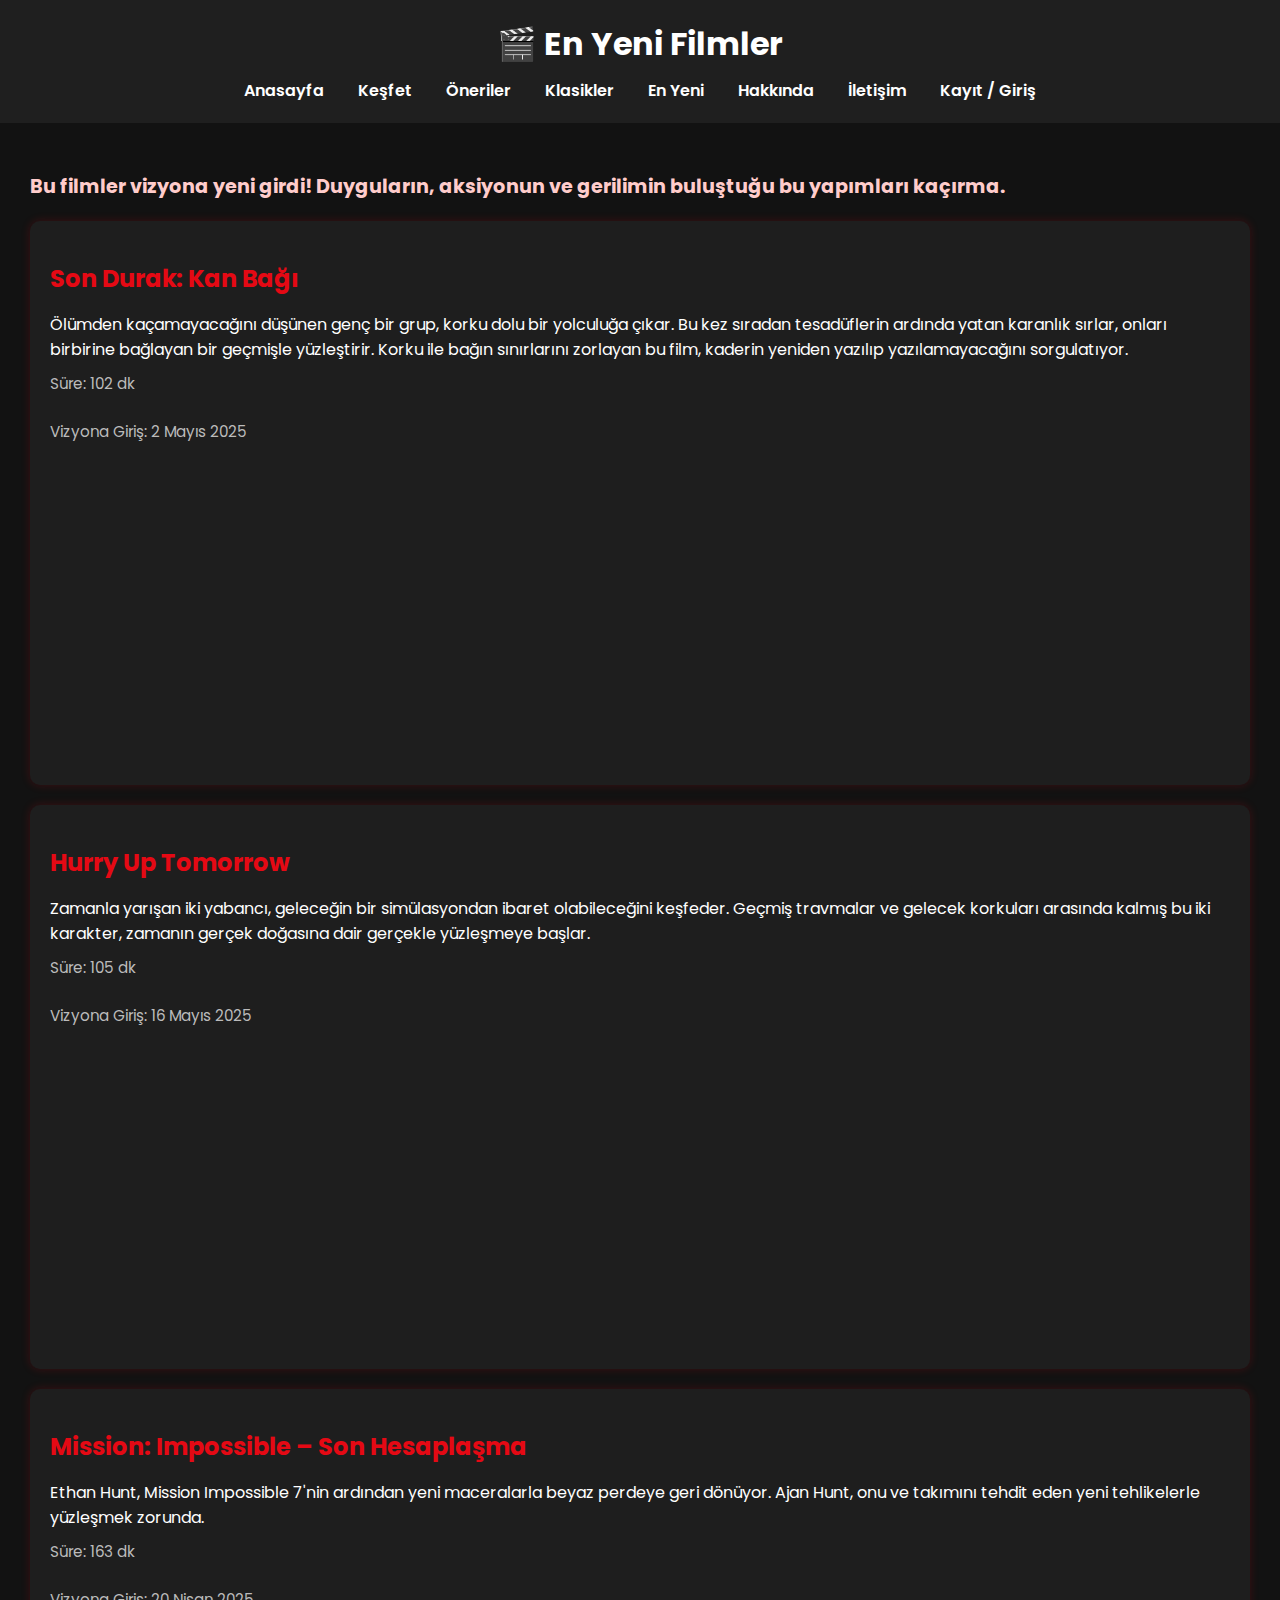
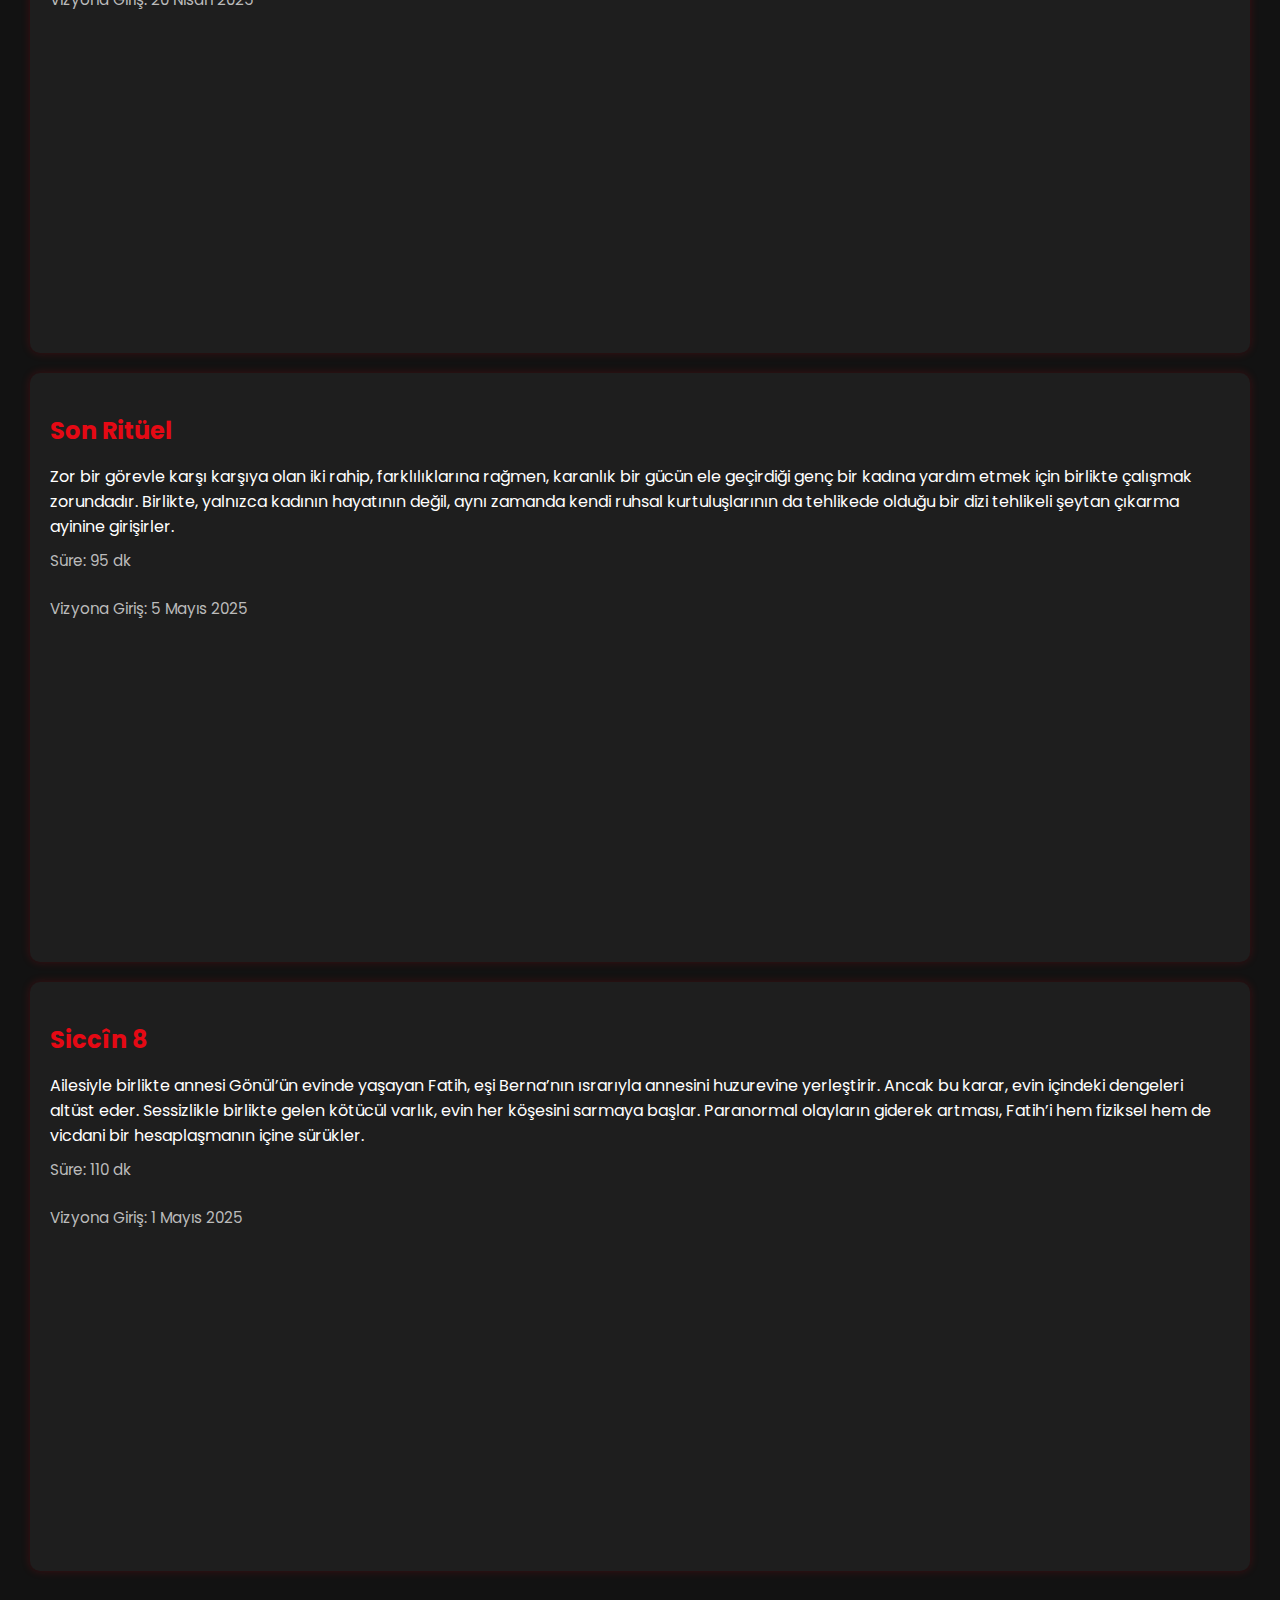
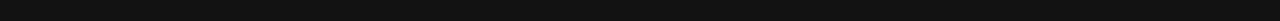
<file: en-yeni.html>
<!DOCTYPE html>
<html lang="tr">
<head>
  <meta charset="UTF-8" />
  <meta name="viewport" content="width=device-width, initial-scale=1" />
  <title>En Yeni Filmler</title>
  <link rel="stylesheet" href="en-yeni.css" />
  <link href="https://fonts.googleapis.com/css2?family=Poppins:wght@400;600&display=swap" rel="stylesheet" />
</head>
<body>
  <header>
    <h1>🎬 En Yeni Filmler</h1>
    <nav>
      <a href="index.html" class="nav-link">Anasayfa</a>
      <a href="kesfet.html" class="nav-link">Keşfet</a>
      <a href="oneriler.html" class="nav-link">Öneriler</a>
      <a href="klasikler.html" class="nav-link">Klasikler</a>
      <a href="en-yeni.html" class="nav-link">En Yeni</a>
      <a href="hakkinda.html" class="nav-link">Hakkında</a>
      <a href="iletisim.html" class="nav-link">İletişim</a>
      <a href="kayit-giris.html" class="nav-link">Kayıt / Giriş</a>
    </nav>
  </header>

  <main>
    <p class="info">
      Bu filmler vizyona yeni girdi! Duyguların, aksiyonun ve gerilimin buluştuğu bu yapımları kaçırma.
    </p>

    <div class="film-card">
      <h2>Son Durak: Kan Bağı</h2>
      <p>Ölümden kaçamayacağını düşünen genç bir grup, korku dolu bir yolculuğa çıkar. Bu kez sıradan tesadüflerin ardında yatan karanlık sırlar, onları birbirine bağlayan bir geçmişle yüzleştirir. Korku ile bağın sınırlarını zorlayan bu film, kaderin yeniden yazılıp yazılamayacağını sorgulatıyor.</p>
      <span>Süre: 102 dk</span><br />
      <span>Vizyona Giriş: 2 Mayıs 2025</span>
      <iframe width="560" height="315" src="https://www.youtube.com/embed/uA2TWvSqHH4?si=4pJy0aUG9s_FBhSS" title="YouTube video player" frameborder="0" allowfullscreen></iframe>
    </div>

    <div class="film-card">
      <h2>Hurry Up Tomorrow</h2>
      <p>Zamanla yarışan iki yabancı, geleceğin bir simülasyondan ibaret olabileceğini keşfeder. Geçmiş travmalar ve gelecek korkuları arasında kalmış bu iki karakter, zamanın gerçek doğasına dair gerçekle yüzleşmeye başlar.</p>
      <span>Süre: 105 dk</span><br />
      <span>Vizyona Giriş: 16 Mayıs 2025</span>
      <iframe width="560" height="315" src="https://www.youtube.com/embed/hg0oFI2egfo?si=6c5EdWcHOy9mvvQM" title="YouTube video player" frameborder="0" allowfullscreen></iframe>
    </div>

    <div class="film-card">
      <h2>Mission: Impossible – Son Hesaplaşma</h2>
      <p>Ethan Hunt, Mission Impossible 7'nin ardından yeni maceralarla beyaz perdeye geri dönüyor. Ajan Hunt, onu ve takımını tehdit eden yeni tehlikelerle yüzleşmek zorunda.</p>
      <span>Süre: 163 dk</span><br />
      <span>Vizyona Giriş: 20 Nisan 2025</span>
      <iframe width="560" height="315" src="https://www.youtube.com/embed/SR675TWIbUI?si=qkIySm6rCb29Y3_Z" title="YouTube video player" frameborder="0" allowfullscreen></iframe>
    </div>

    <div class="film-card">
      <h2>Son Ritüel</h2>
      <p>Zor bir görevle karşı karşıya olan iki rahip, farklılıklarına rağmen, karanlık bir gücün ele geçirdiği genç bir kadına yardım etmek için birlikte çalışmak zorundadır. Birlikte, yalnızca kadının hayatının değil, aynı zamanda kendi ruhsal kurtuluşlarının da tehlikede olduğu bir dizi tehlikeli şeytan çıkarma ayinine girişirler.</p>
      <span>Süre: 95 dk</span><br />
      <span>Vizyona Giriş: 5 Mayıs 2025</span>
      <iframe width="560" height="315" src="https://www.youtube.com/embed/XOTGjxMb2Jo?si=1ud_McsP-3JCDm_9" title="YouTube video player" frameborder="0" allowfullscreen></iframe>
    </div>

    <div class="film-card">
      <h2>Siccîn 8</h2>
      <p>Ailesiyle birlikte annesi Gönül’ün evinde yaşayan Fatih, eşi Berna’nın ısrarıyla annesini huzurevine yerleştirir. Ancak bu karar, evin içindeki dengeleri altüst eder. Sessizlikle birlikte gelen kötücül varlık, evin her köşesini sarmaya başlar. Paranormal olayların giderek artması, Fatih’i hem fiziksel hem de vicdani bir hesaplaşmanın içine sürükler.</p>
      <span>Süre: 110 dk</span><br />
      <span>Vizyona Giriş: 1 Mayıs 2025</span>
      <iframe width="560" height="315" src="https://www.youtube.com/embed/XBUZZGtlYoM?si=c_ihsHPb8bBI5sZk" title="YouTube video player" frameborder="0" allowfullscreen></iframe>
    </div>

  </main>
</body>
</html>
</file>
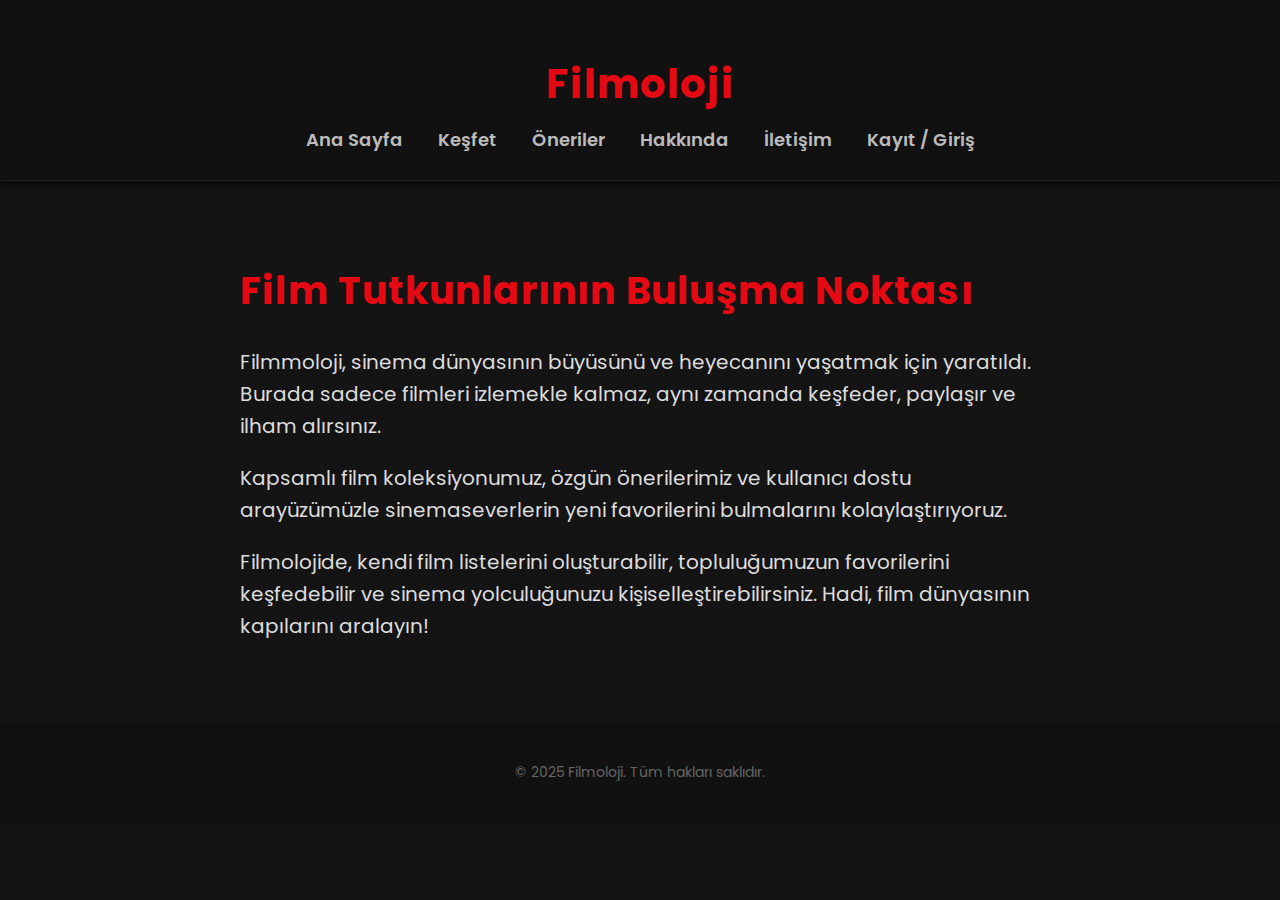
<file: hakkinda.html>
<!DOCTYPE html>
<html lang="tr">
<head>
  <meta charset="UTF-8" />
  <meta name="viewport" content="width=device-width, initial-scale=1" />
  <title>Hakkında | Filmoloji</title>
  <link rel="stylesheet" href="hakkinda.css" />
  <link href="https://fonts.googleapis.com/css2?family=Poppins:wght@400;600&display=swap" rel="stylesheet" />
</head>
<body>

  <header>
    <h1>Filmoloji</h1>
    <nav>
      <ul>
     <li><a href="index.html">Ana Sayfa</a></li>
    <li><a href="kesfet.html">Keşfet</a></li>
    <li><a href="oneriler.html">Öneriler</a></li>
    <li><a href="hakkinda.html">Hakkında</a></li>
    <li><a href="iletisim.html">İletişim</a></li>
    <li><a href="kayit-giris.html">Kayıt / Giriş</a></li>
      </ul>
    </nav>
  </header>

  <main class="about-container">
    <section class="about-content">
      <h2>Film Tutkunlarının Buluşma Noktası</h2>
      <p>
        Filmmoloji, sinema dünyasının büyüsünü ve heyecanını yaşatmak için yaratıldı. 
        Burada sadece filmleri izlemekle kalmaz, aynı zamanda keşfeder, paylaşır ve ilham alırsınız.
      </p>
      <p>
        Kapsamlı film koleksiyonumuz, özgün önerilerimiz ve kullanıcı dostu arayüzümüzle 
        sinemaseverlerin yeni favorilerini bulmalarını kolaylaştırıyoruz.
      </p>
      <p>
        Filmolojide, kendi film listelerini oluşturabilir, topluluğumuzun favorilerini keşfedebilir ve 
        sinema yolculuğunuzu kişiselleştirebilirsiniz. Hadi, film dünyasının kapılarını aralayın!
      </p>
    </section>
  </main>

  <footer>
    <p>© 2025 Filmoloji. Tüm hakları saklıdır.</p>
  </footer>

</body>
</html>
</file>
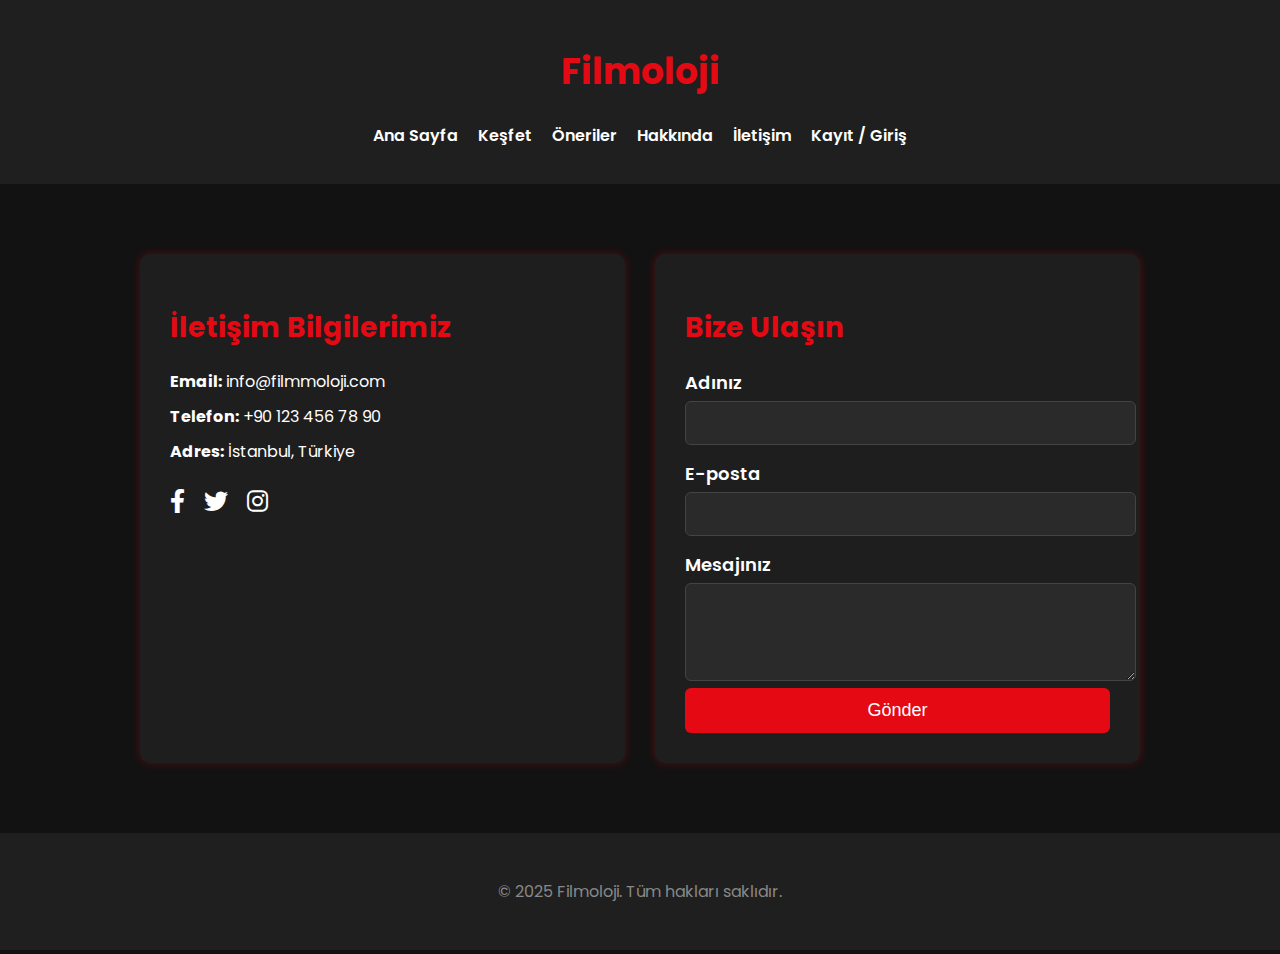
<file: iletisim.html>
<!DOCTYPE html>
<html lang="tr">
<head>
  <meta charset="UTF-8">
  <meta name="viewport" content="width=device-width, initial-scale=1.0">
  <title> Filmoloji</title>
  <link href="https://fonts.googleapis.com/css2?family=Poppins:wght@400;600&display=swap" rel="stylesheet">
  <link rel="stylesheet" href="iletisim.css">
  <!-- Font Awesome CDN -->
  <link rel="stylesheet" href="https://cdnjs.cloudflare.com/ajax/libs/font-awesome/6.0.0-beta3/css/all.min.css">
</head>
<body>

  <header>
    <h1>Filmoloji</h1>
    <nav>
      <ul>
 <li><a href="index.html">Ana Sayfa</a></li>
    <li><a href="kesfet.html">Keşfet</a></li>
    <li><a href="oneriler.html">Öneriler</a></li>
    <li><a href="hakkinda.html">Hakkında</a></li>
    <li><a href="iletisim.html">İletişim</a></li>
    <li><a href="kayit-giris.html">Kayıt / Giriş</a></li>
      </ul>
    </nav>
  </header>

  <main>
    <div class="iletisim-container">
      
      <!-- İletişim Bilgileri -->
      <div class="iletisim-bilgileri">
        <h2>İletişim Bilgilerimiz</h2>
        <p><strong>Email:</strong> info@filmmoloji.com</p>
        <p><strong>Telefon:</strong> +90 123 456 78 90</p>
        <p><strong>Adres:</strong> İstanbul, Türkiye</p>

        <div class="sosyal">
          <a href="https://facebook.com" target="_blank" class="social-icon"><i class="fab fa-facebook-f"></i></a>
          <a href="https://twitter.com" target="_blank" class="social-icon"><i class="fab fa-twitter"></i></a>
          <a href="https://instagram.com" target="_blank" class="social-icon"><i class="fab fa-instagram"></i></a>
        </div>
      </div>

      <!-- İletişim Formu -->
      <div class="iletisim-formu">
        <h2>Bize Ulaşın</h2>

        <form class="form" onsubmit="formGonderildi(event)">
          <label for="isim">Adınız</label>
          <input type="text" id="isim" required>

          <label for="email">E-posta</label>
          <input type="email" id="email" required>

          <label for="mesaj">Mesajınız</label>
          <textarea id="mesaj" rows="4" required></textarea>

          <button type="submit">Gönder</button>
        </form>

        <div id="gonderildiMesaji" class="gizli">📩 Mesajınız başarıyla gönderildi!</div>
      </div>
      
    </div>
  </main>

  <footer id="footer-container">
    <p>© 2025 Filmoloji. Tüm hakları saklıdır.</p>
  </footer>

  <script>
    function formGonderildi(event) {
      event.preventDefault(); // Sayfa yenilenmesin
      document.getElementById("gonderildiMesaji").classList.remove("gizli");

      // 3 saniye sonra mesajı tekrar gizle
      setTimeout(() => {
        document.getElementById("gonderildiMesaji").classList.add("gizli");
      }, 3000);

      // Formu temizle (isteğe bağlı)
      event.target.reset();
    }
  </script>

</body>
</html>
</file>
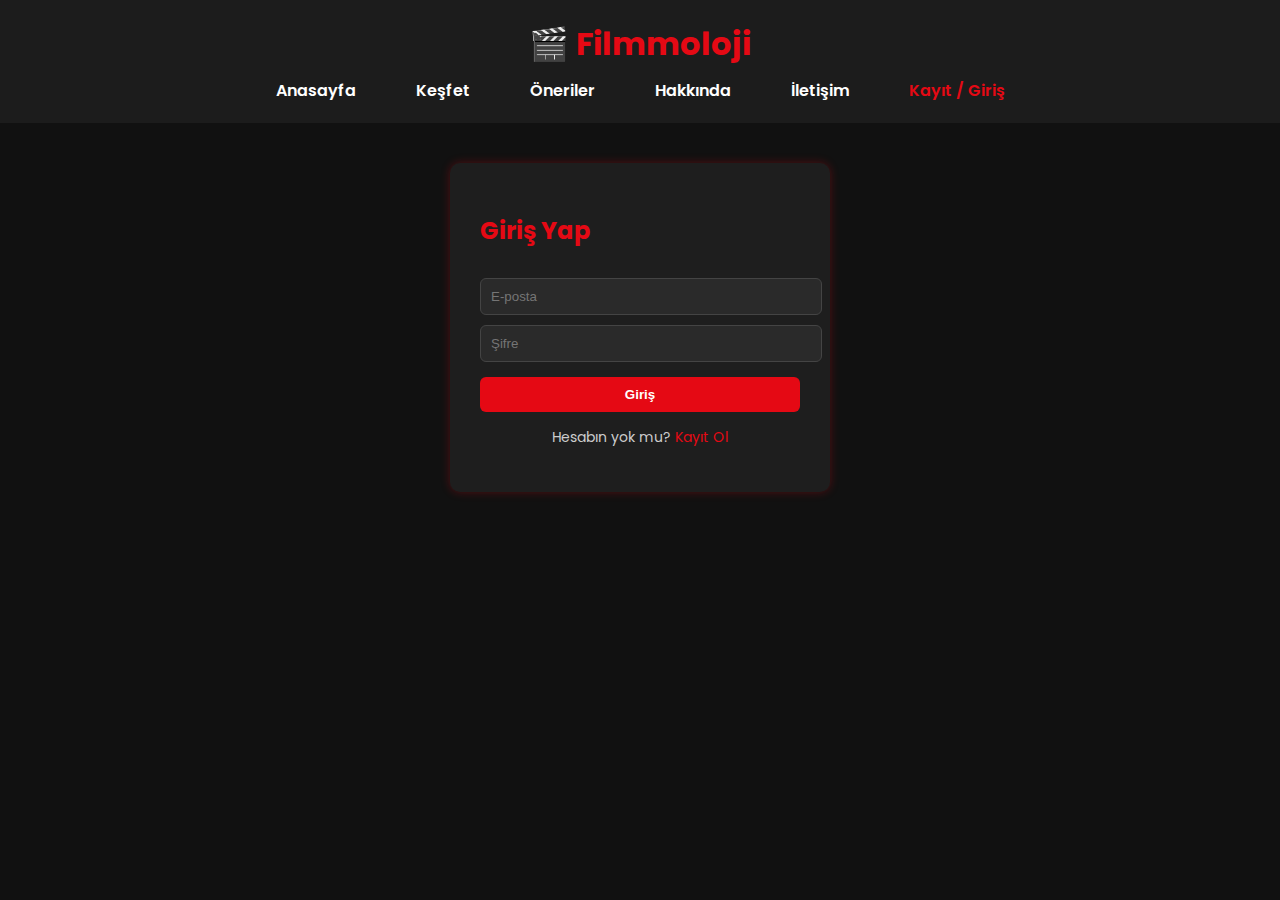
<file: kayit-giris.html>
<!DOCTYPE html>
<html lang="tr">
<head>
  <meta charset="UTF-8" />
  <meta name="viewport" content="width=device-width, initial-scale=1" />
  <title>Kayıt / Giriş Yap</title>
  <link rel="stylesheet" href="kayit-giris.css" />
  <link href="https://fonts.googleapis.com/css2?family=Poppins:wght@400;600&display=swap" rel="stylesheet" />
</head>
<body>
  <header>
    <h1>🎬 Filmmoloji</h1>
    <nav>
      <a href="index.html">Anasayfa</a>
      <a href="kesfet.html">Keşfet</a>
      <a href="oneriler.html">Öneriler</a>
      <a href="hakkinda.html">Hakkında</a>
      <a href="iletisim.html">İletişim</a>
      <a class="active" href="kayit-giris.html">Kayıt / Giriş</a>
    </nav>
  </header>

  <main class="form-container">
    <!-- Giriş Formu (ilk açılışta görünür) -->
    <div class="form-box" id="girisBox">
      <h2>Giriş Yap</h2>
      <form id="girisForm">
        <input type="email" id="girisEmail" placeholder="E-posta" required />
        <input type="password" id="girisSifre" placeholder="Şifre" required />
        <button type="submit">Giriş</button>
      </form>
      <p class="toggle-text">
        Hesabın yok mu? <a href="#" onclick="toggleForm('kayit'); return false;">Kayıt Ol</a>
      </p>
      <div id="girisMessage" class="message"></div>
    </div>

    <!-- Kayıt Formu (ilk açılışta gizli) -->
    <div class="form-box hidden" id="kayitBox">
      <h2>Üye Ol</h2>
      <form id="kayitForm">
        <input type="text" id="ad" placeholder="Ad Soyad" required />
        <input type="email" id="email" placeholder="E-posta" required />
        <input type="password" id="sifre" placeholder="Şifre" required />
        <button type="submit">Kayıt Ol</button>
      </form>
      <p class="toggle-text">
        Zaten üye misin? <a href="#" onclick="toggleForm('giris'); return false;">Giriş Yap</a>
      </p>
      <div id="kayitMessage" class="message"></div>
    </div>
  </main>

  <script src="kayit-giris.js"></script>
  <script>
    // Formlar arası geçiş fonksiyonu
    function toggleForm(type) {
      const kayitBox = document.getElementById("kayitBox");
      const girisBox = document.getElementById("girisBox");
      if (type === "kayit") {
        girisBox.classList.add("hidden");
        kayitBox.classList.remove("hidden");
      } else {
        kayitBox.classList.add("hidden");
        girisBox.classList.remove("hidden");
      }
    }
  </script>
</body>
</html>
</file>
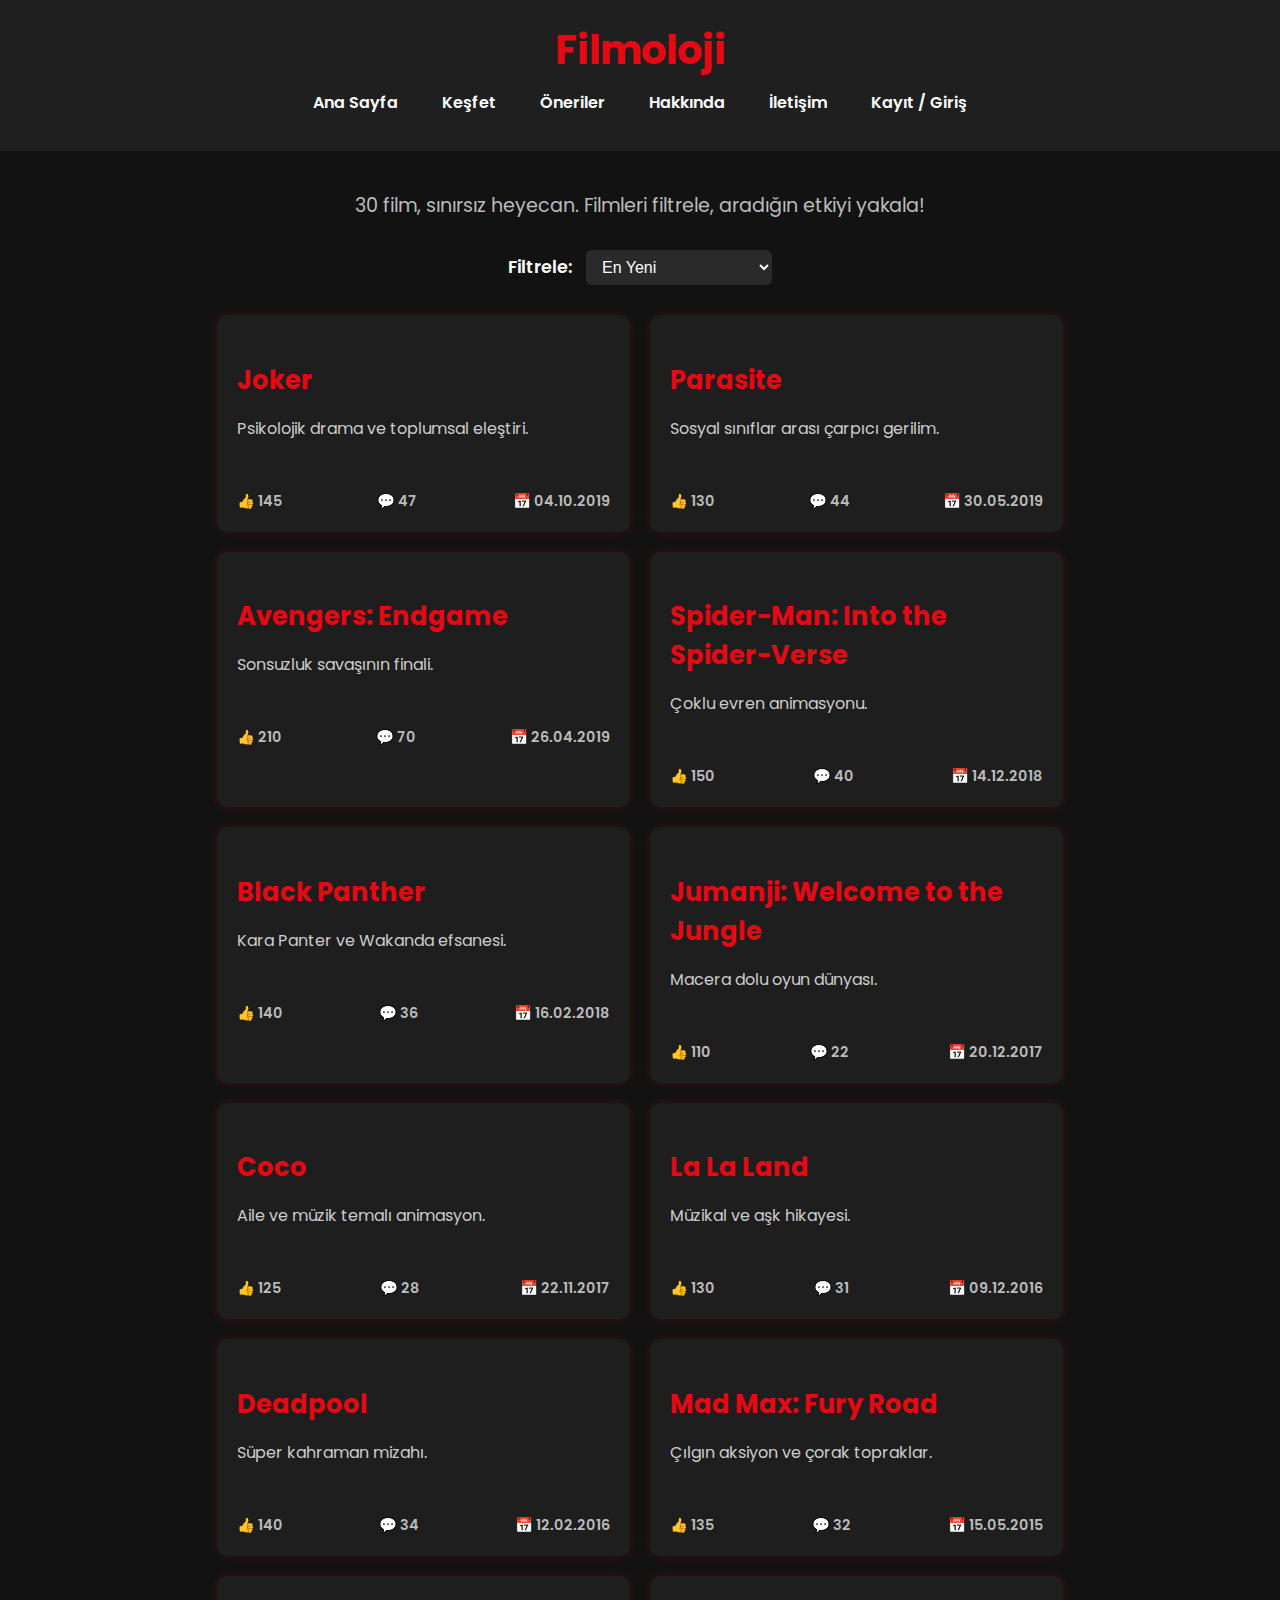
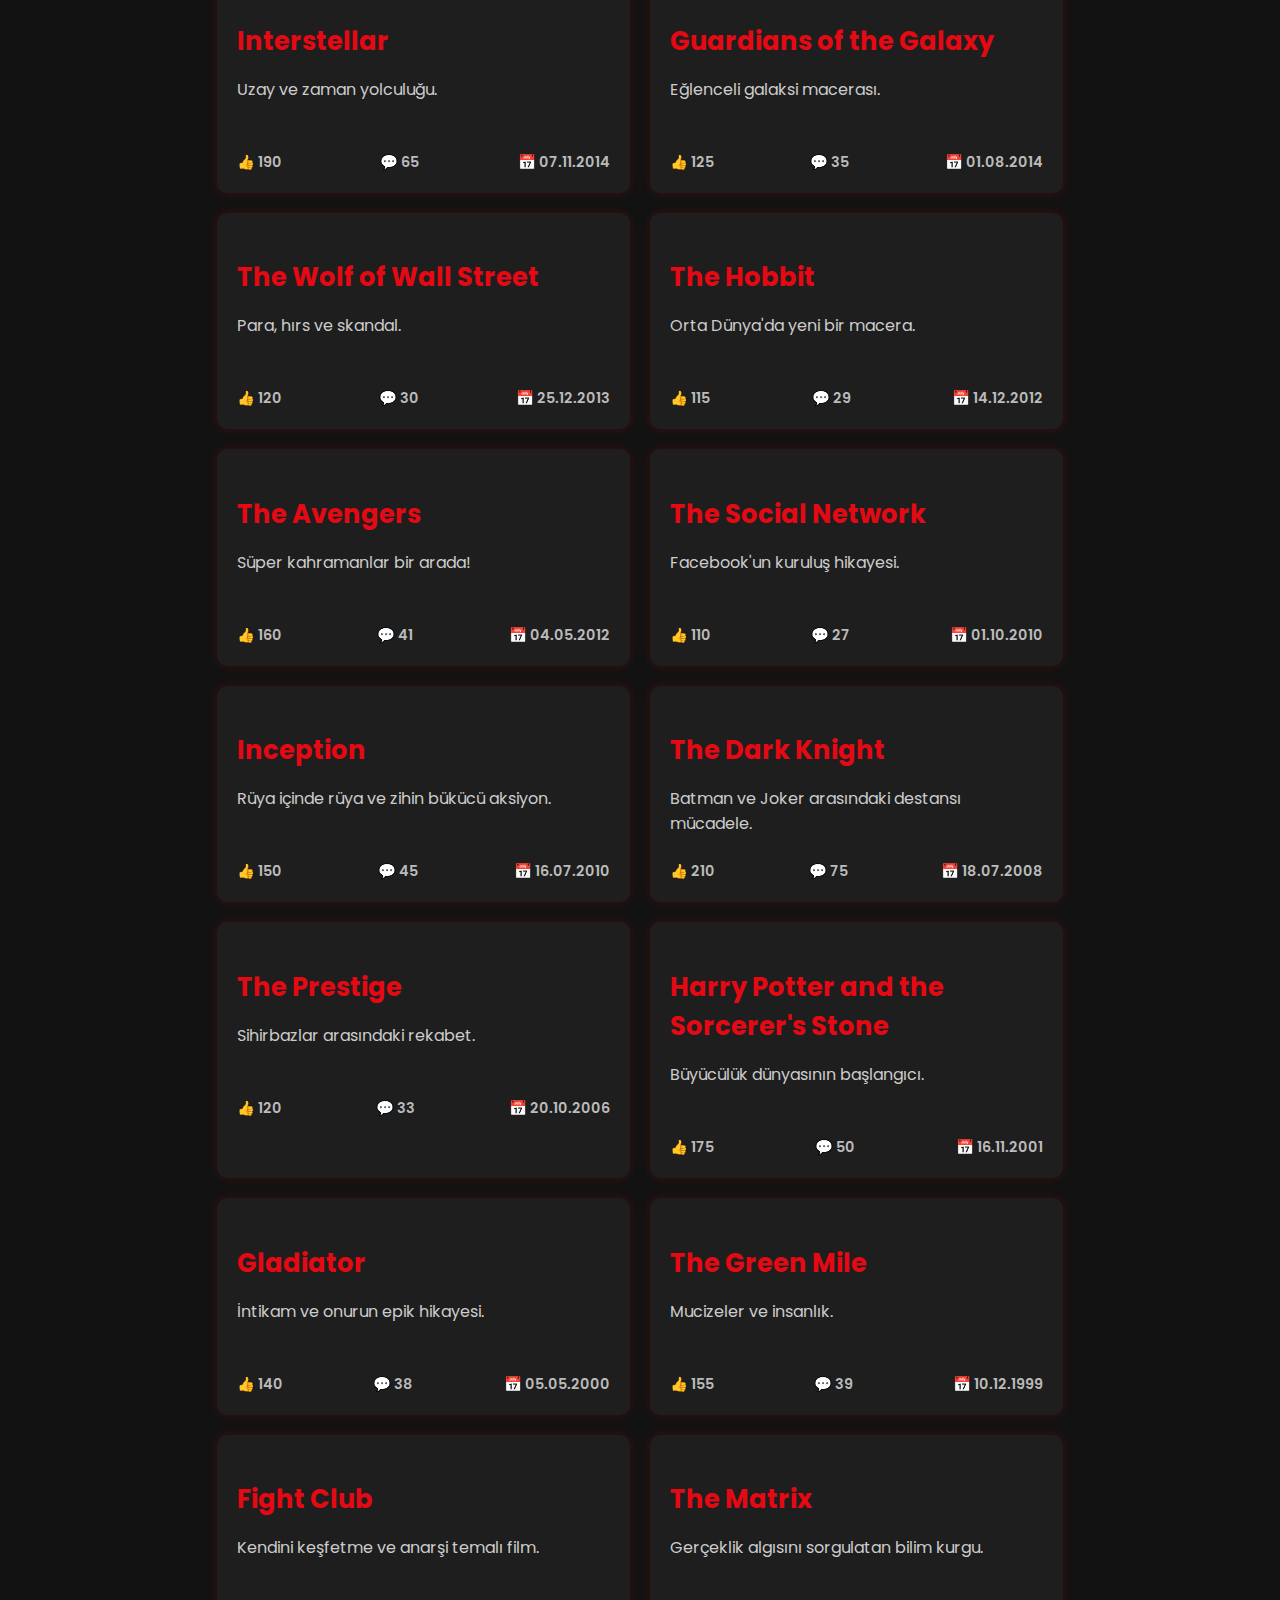
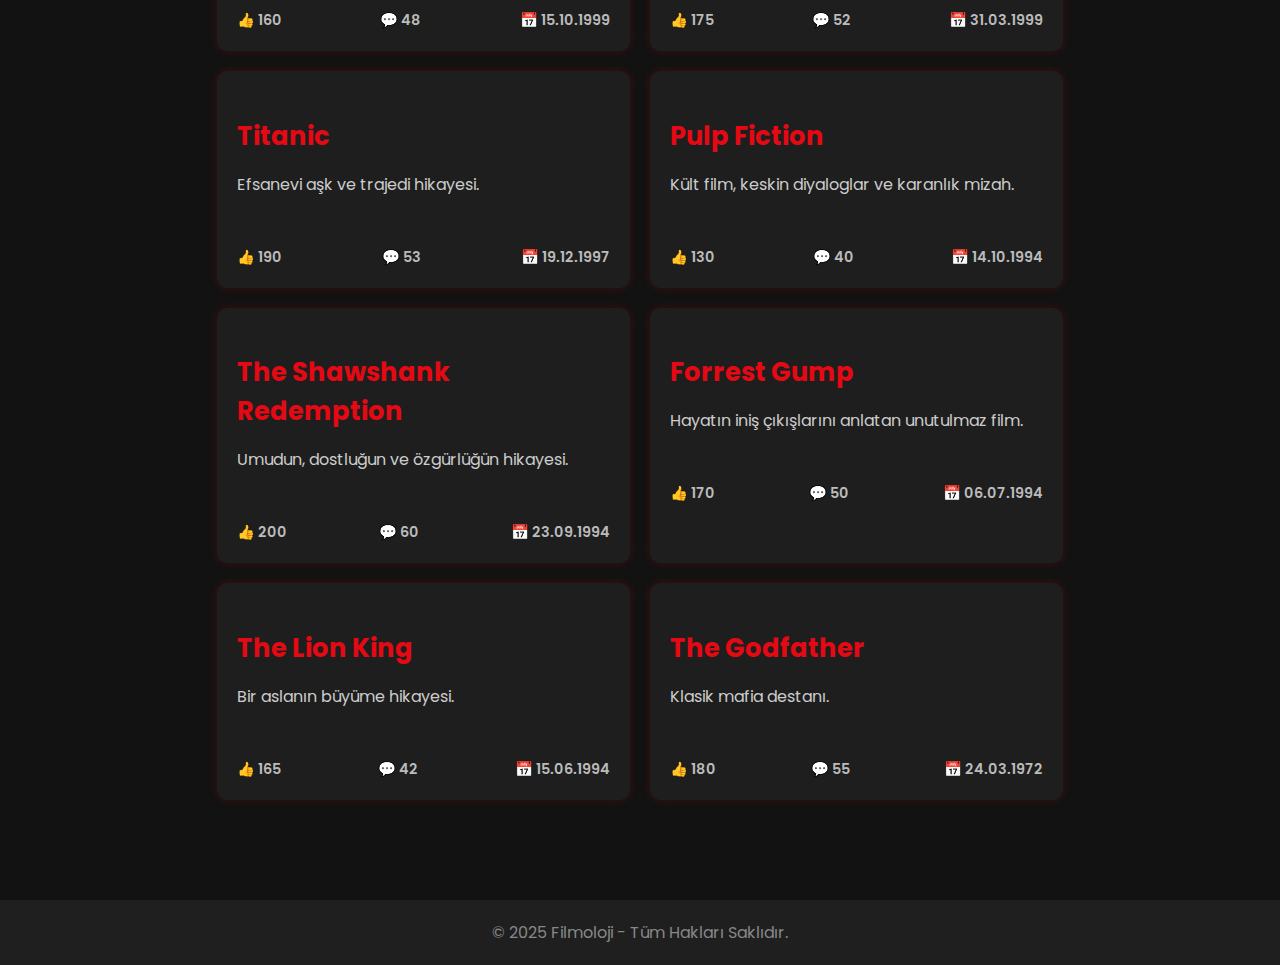
<file: kesfet.html>
<!DOCTYPE html>
<html lang="tr">
<head>
  <meta charset="UTF-8" />
  <meta name="viewport" content="width=device-width, initial-scale=1" />
  <title>Filmoloji - Keşfet</title>
  <link rel="stylesheet" href="kesfet.css" />
  <link href="https://fonts.googleapis.com/css2?family=Poppins&display=swap" rel="stylesheet" />
</head>
<body>
  <header>
    <h1>Filmoloji</h1>
    <nav>
      <ul>
        <li><a href="index.html">Ana Sayfa</a></li>
            <li><a href="kesfet.html">Keşfet</a></li>
        <li><a href="oneriler.html">Öneriler</a></li>
        <li><a href="hakkinda.html">Hakkında</a></li>
        <li><a href="iletisim.html">İletişim</a></li>
        <li><a href="kayit.html">Kayıt / Giriş</a></li>
      </ul>
    </nav>
  </header>

  <main>
    <p class="page-description">
30 film, sınırsız heyecan. Filmleri filtrele, aradığın etkiyi yakala!    </p>

    <div class="filter-container">
      <label for="sort-select">Filtrele:</label>
      <select id="sort-select">
        <option value="newest">En Yeni</option>
        <option value="most-liked">En Beğenilen</option>
        <option value="most-commented">En Çok Yorumlanan</option>
      </select>
    </div>

    <div class="film-list" id="film-list">
      <!-- Filmler JS ile buraya gelecek -->
    </div>
  </main>

  <footer>
    &copy; 2025 Filmoloji - Tüm Hakları Saklıdır.
  </footer>

  <script src="kesfet.js"></script>
</body>
</html>
</file>
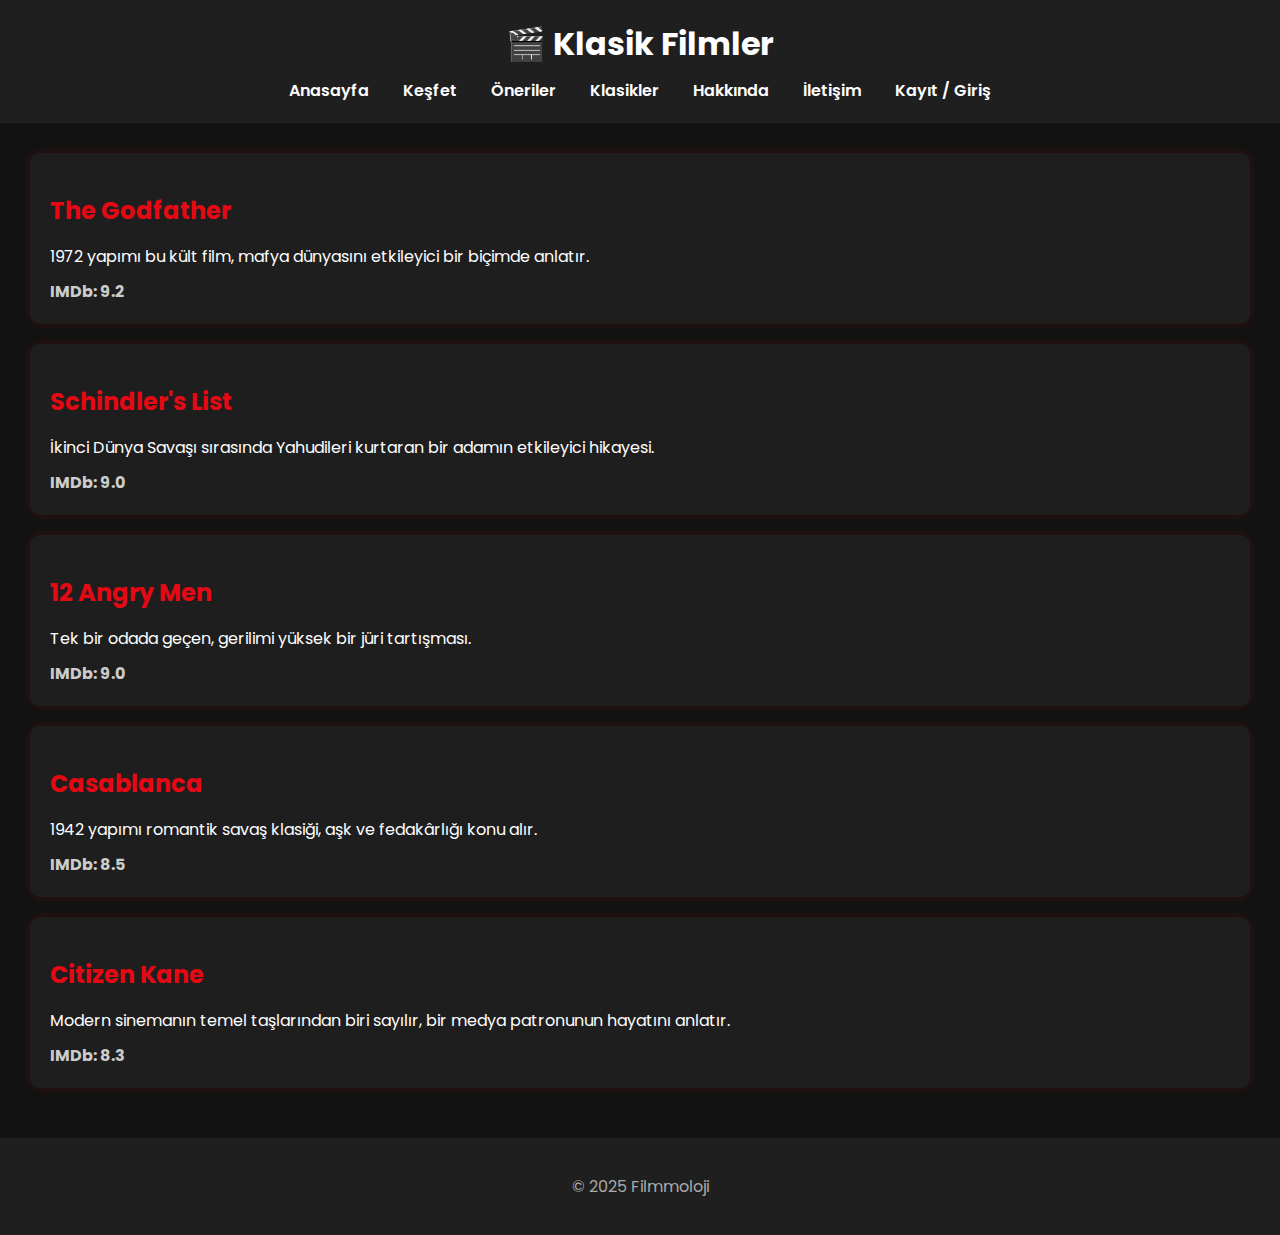
<file: klasikler.html>
<!DOCTYPE html>
<html lang="tr">
<head>
  <meta charset="UTF-8" />
  <meta name="viewport" content="width=device-width, initial-scale=1" />
  <title>Klasik Filmler</title>
  <link rel="stylesheet" href="klasikler.css" />
  <link href="https://fonts.googleapis.com/css2?family=Poppins:wght@400;600&display=swap" rel="stylesheet" />
</head>
<body>
  <header>
    <h1>🎬 Klasik Filmler</h1>
    <nav>
      <a href="index.html" class="nav-link">Anasayfa</a>
      <a href="kesfet.html" class="nav-link">Keşfet</a>
      <a href="oneriler.html" class="nav-link">Öneriler</a>
      <a href="klasikler.html" class="nav-link">Klasikler</a>
      <a href="hakkinda.html" class="nav-link">Hakkında</a>
      <a href="iletisim.html" class="nav-link">İletişim</a>
      <a href="kayit-giris.html" class="nav-link">Kayıt / Giriş</a>
    </nav>
  </header>

  <main>
    <div class="film-card">
      <h2>The Godfather</h2>
      <p>1972 yapımı bu kült film, mafya dünyasını etkileyici bir biçimde anlatır.</p>
      <span>IMDb: 9.2</span>
    </div>

    <div class="film-card">
      <h2>Schindler's List</h2>
      <p>İkinci Dünya Savaşı sırasında Yahudileri kurtaran bir adamın etkileyici hikayesi.</p>
      <span>IMDb: 9.0</span>
    </div>

    <div class="film-card">
      <h2>12 Angry Men</h2>
      <p>Tek bir odada geçen, gerilimi yüksek bir jüri tartışması.</p>
      <span>IMDb: 9.0</span>
    </div>

    <div class="film-card">
      <h2>Casablanca</h2>
      <p>1942 yapımı romantik savaş klasiği, aşk ve fedakârlığı konu alır.</p>
      <span>IMDb: 8.5</span>
    </div>

    <div class="film-card">
      <h2>Citizen Kane</h2>
      <p>Modern sinemanın temel taşlarından biri sayılır, bir medya patronunun hayatını anlatır.</p>
      <span>IMDb: 8.3</span>
    </div>
  </main>

  <footer>
    <p>© 2025 Filmmoloji</p>
  </footer>
</body>
</html>
</file>
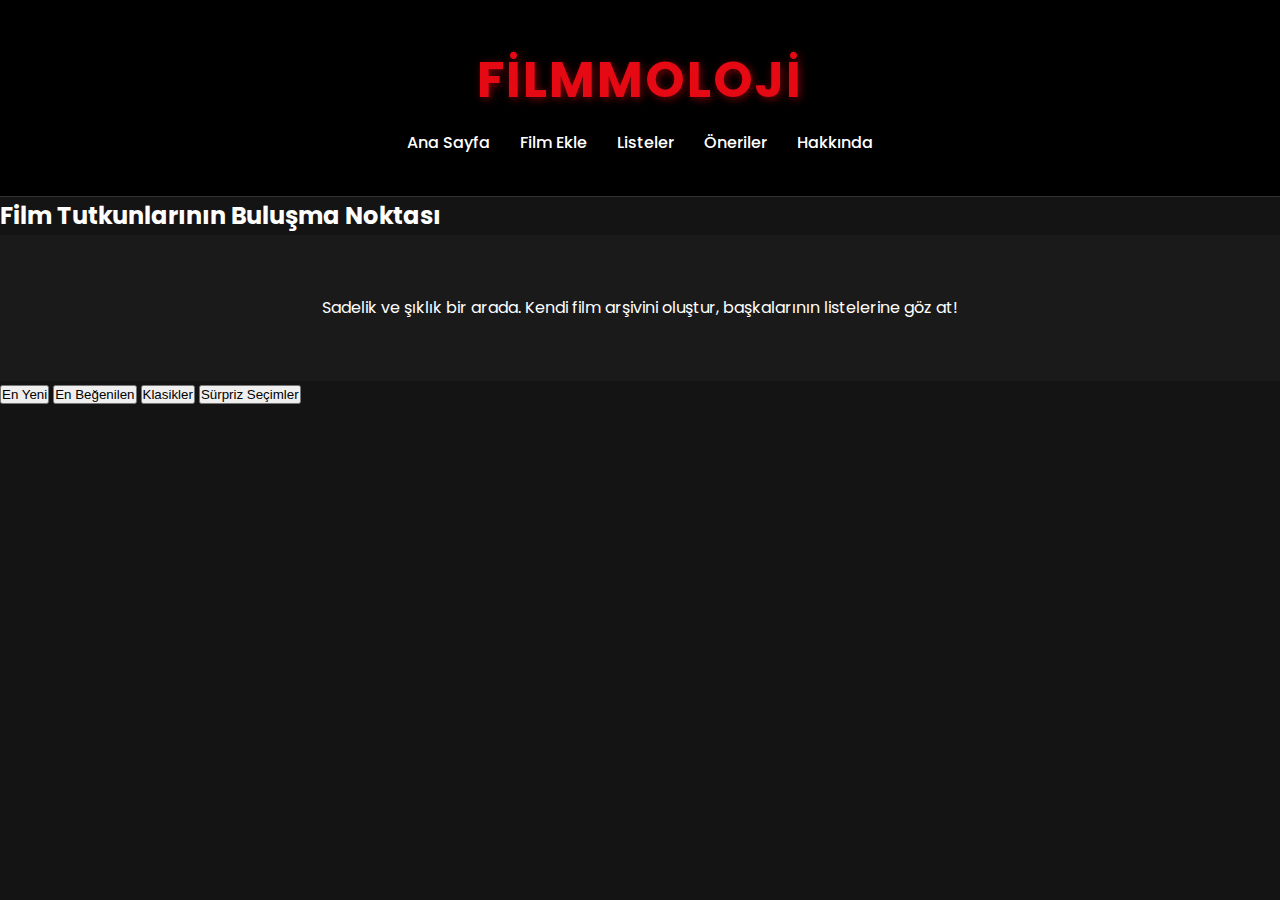
<file: listeler.html>
<!DOCTYPE html>
<html lang="tr">
<head>
  <meta charset="UTF-8" />
  <meta name="viewport" content="width=device-width, initial-scale=1.0"/>
  <title>Filmmoloji - Ana Sayfa</title>
  <link rel="stylesheet" href="style.css" />
  <link href="https://fonts.googleapis.com/css2?family=Poppins:wght@400;600&display=swap" rel="stylesheet" />
</head>
<body>

  <header>
    <div class="container">
      <h1>Filmmoloji</h1>
      <nav>
        <ul>
          <li><a href="index.html">Ana Sayfa</a></li>
          <li><a href="film_ekle.html">Film Ekle</a></li>
          <li><a href="#">Listeler</a></li>
          <li><a href="#">Öneriler</a></li>
          <li><a href="#">Hakkında</a></li>
        </ul>
      </nav>
    </div>
  </header>

  <main class="hero">
    <h2>Film Tutkunlarının Buluşma Noktası</h2>
    <p class="intro">Sadelik ve şıklık bir arada. Kendi film arşivini oluştur, başkalarının listelerine göz at!</p>

    <div class="kategori-butonlari">
      <button class="kategori">En Yeni</button>
      <button class="kategori">En Beğenilen</button>
      <button class="kategori">Klasikler</button>
      <button class="kategori">Sürpriz Seçimler</button>
</file>
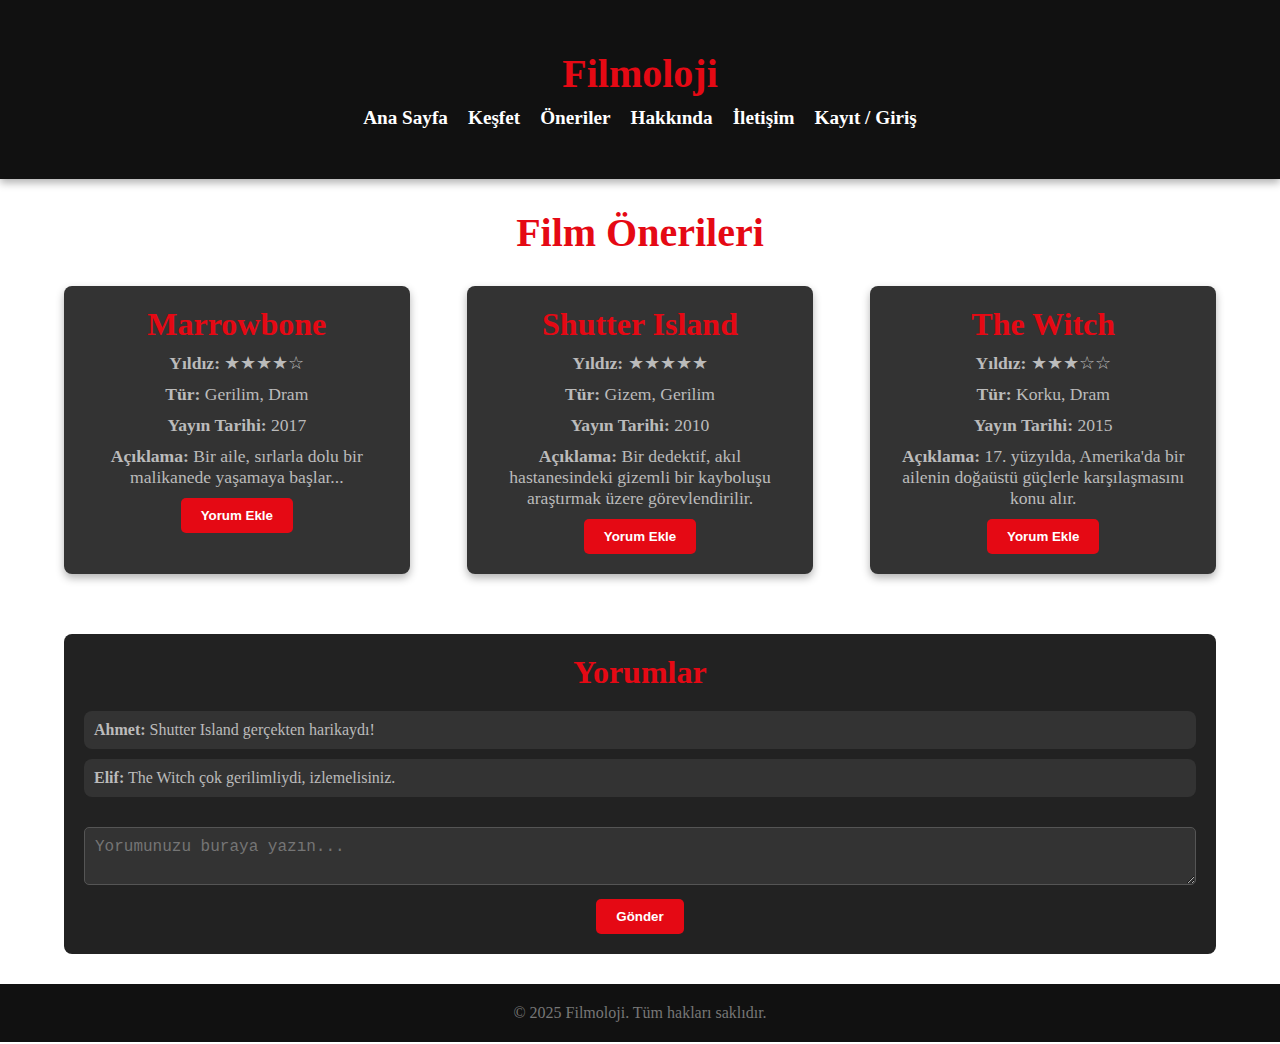
<file: oneriler.html>
<!DOCTYPE html>
<html lang="tr">
<head>
  <meta charset="UTF-8">
  <meta name="viewport" content="width=device-width, initial-scale=1">
  <title>Öneriler - Filmoloji</title>
  <link href="https://fonts.googleapis.com/css2?family=Poppins:wght@400;600&display=swap" rel="stylesheet">
  <link rel="stylesheet" href="oneriler.css">
</head>
<body>

  <header>
    <div class="container">
      <h1>Filmoloji</h1>
      <nav>
        <ul>
          <li><a href="index.html">Ana Sayfa</a></li>
          <li><a href="kesfet.html">Keşfet</a></li>
          <li><a href="oneriler.html">Öneriler</a></li>
          <li><a href="hakkinda.html">Hakkında</a></li>
          <li><a href="iletisim.html">İletişim</a></li>
          <li><a href="kayit-giris.html">Kayıt / Giriş</a></li>
        </ul>
      </nav>
    </div>
  </header>

  <main>
    <section class="film-recommendations">
      <div class="container">
        <h2 class="section-title">Film Önerileri</h2>
        <div class="film-list">
          <div class="film-item">
            <h3>Marrowbone</h3>
            <p><strong>Yıldız:</strong> ★★★★☆</p>
            <p><strong>Tür:</strong> Gerilim, Dram</p>
            <p><strong>Yayın Tarihi:</strong> 2017</p>
            <p><strong>Açıklama:</strong> Bir aile, sırlarla dolu bir malikanede yaşamaya başlar...</p>
            <button class="comment-btn">Yorum Ekle</button>
          </div>
          <div class="film-item">
            <h3>Shutter Island</h3>
            <p><strong>Yıldız:</strong> ★★★★★</p>
            <p><strong>Tür:</strong> Gizem, Gerilim</p>
            <p><strong>Yayın Tarihi:</strong> 2010</p>
            <p><strong>Açıklama:</strong> Bir dedektif, akıl hastanesindeki gizemli bir kayboluşu araştırmak üzere görevlendirilir.</p>
            <button class="comment-btn">Yorum Ekle</button>
          </div>
          <div class="film-item">
            <h3>The Witch</h3>
            <p><strong>Yıldız:</strong> ★★★☆☆</p>
            <p><strong>Tür:</strong> Korku, Dram</p>
            <p><strong>Yayın Tarihi:</strong> 2015</p>
            <p><strong>Açıklama:</strong> 17. yüzyılda, Amerika'da bir ailenin doğaüstü güçlerle karşılaşmasını konu alır.</p>
            <button class="comment-btn">Yorum Ekle</button>
          </div>
        </div>

        <div class="comment-section">
          <h3>Yorumlar</h3>
          <div class="comments">
            <div class="comment">
              <p><strong>Ahmet:</strong> Shutter Island gerçekten harikaydı!</p>
            </div>
            <div class="comment">
              <p><strong>Elif:</strong> The Witch çok gerilimliydi, izlemelisiniz.</p>
            </div>
          </div>
          <form action="#">
            <textarea placeholder="Yorumunuzu buraya yazın..."></textarea>
            <button type="submit">Gönder</button>
          </form>
        </div>
      </div>
    </section>
  </main>

  <footer>
    <p>© 2025 Filmoloji. Tüm hakları saklıdır.</p>
  </footer>

</body>
</html>
</file>
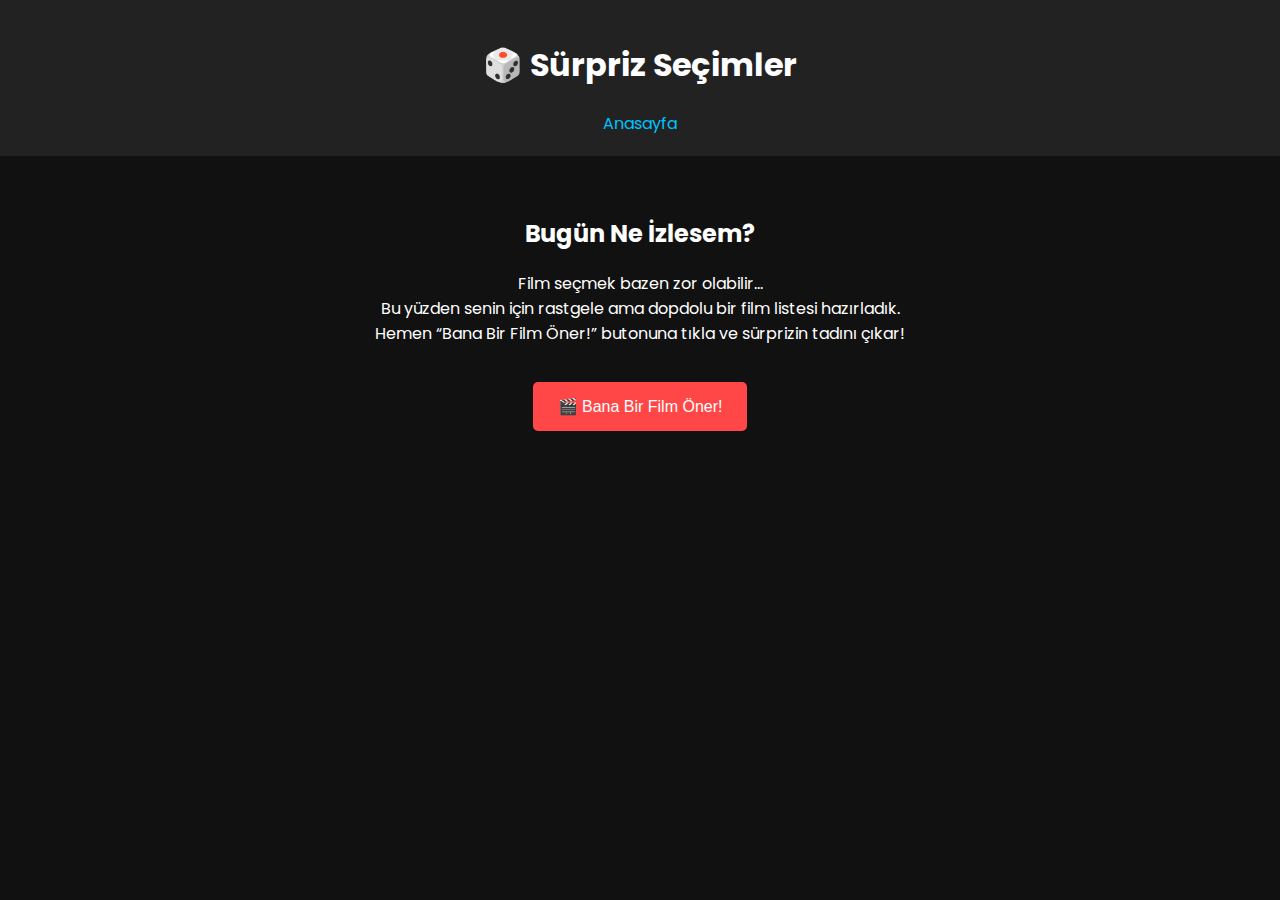
<file: surpriz-secimler.html>
<!DOCTYPE html>
<html lang="tr">
<head>
  <meta charset="UTF-8">
  <meta name="viewport" content="width=device-width, initial-scale=1">
  <title>Sürpriz Seçimler</title>
  <link rel="stylesheet" href="surpriz.css">
  <link href="https://fonts.googleapis.com/css2?family=Poppins:wght@400;600&display=swap" rel="stylesheet">
</head>
<body>
  <header>
    <h1>🎲 Sürpriz Seçimler</h1>
    <nav>
      <a href="index.html">Anasayfa</a>
    </nav>
  </header>

  <main>
    <section class="intro">
      <h2>Bugün Ne İzlesem?</h2>
      <p>
        Film seçmek bazen zor olabilir… <br>
        Bu yüzden senin için rastgele ama dopdolu bir film listesi hazırladık. <br>
        Hemen “Bana Bir Film Öner!” butonuna tıkla ve sürprizin tadını çıkar!
      </p>
      <button onclick="rastgeleFilm()">🎬 Bana Bir Film Öner!</button>
    </section>

    <div id="filmKarti" class="film-card" style="display: none;">
      <h3 id="filmIsim"></h3>
      <p id="filmAciklama"></p>
      <span id="filmSüre"></span><br>
      <span id="filmTarih"></span>
    </div>
  </main>

  <script>
    const filmler = [
      {
        isim: "Her",
        aciklama: "Yalnız bir adamın yapay zekâ ile kurduğu sıra dışı ilişki, duyguların sınırlarını zorluyor.",
        süre: "126 dk",
        tarih: "Vizyon: 2014"
      },
      {
        isim: "Ex Machina",
        aciklama: "Bir yazılımcı, yapay zekâ testi için çağrıldığı villada insanlığın doğasını sorgulamaya başlar.",
        süre: "108 dk",
        tarih: "Vizyon: 2015"
      },
      {
        isim: "Amélie",
        aciklama: "Hayatın küçük mucizelerine inanan Amélie, çevresindekilerin hayatlarını güzelleştirmeye çalışır.",
        süre: "122 dk",
        tarih: "Vizyon: 2001"
      },
      {
        isim: "The Truman Show",
        aciklama: "Truman, hayatının aslında dev bir televizyon şovu olduğunu fark ettiğinde gerçeklik yıkılır.",
        süre: "103 dk",
        tarih: "Vizyon: 1998"
      },
      {
        isim: "500 Days of Summer",
        aciklama: "Bir aşk hikayesi değil; aşkın ne olmadığını anlatan duygusal ve yaratıcı bir film.",
        süre: "95 dk",
        tarih: "Vizyon: 2009"
      }
    ];

    function rastgeleFilm() {
      const film = filmler[Math.floor(Math.random() * filmler.length)];
      document.getElementById("filmIsim").textContent = film.isim;
      document.getElementById("filmAciklama").textContent = film.aciklama;
      document.getElementById("filmSüre").textContent = "Süre: " + film.süre;
      document.getElementById("filmTarih").textContent = film.tarih;
      document.getElementById("filmKarti").style.display = "block";
    }
  </script>
</body>
</html>
</file>
<file: en-yeni.css>
body {
  background-color: #121212;
  color: #ffffff;
  font-family: 'Poppins', sans-serif;
  margin: 0;
  padding: 0;
}

header {
  background-color: #1f1f1f;
  padding: 20px;
  text-align: center;
}

header h1 {
  margin: 0;
  font-size: 2rem;
}

nav {
  margin-top: 10px;
}

nav a {
  color: white;              /* Menü linkleri beyaz */
  text-decoration: none;
  display: inline-block;
  margin: 0 15px;
  font-weight: 600;
  font-size: 1rem;
}

nav a:hover {
  color: #e50914;            /* Hover kırmızı */
}

main {
  padding: 30px;
}

.info {
  font-size: 1.2rem;
  margin-bottom: 20px;
  color: #ffcccb;
  font-weight: bold;
}

.film-card {
  background-color: #1e1e1e;
  padding: 20px;
  margin-bottom: 20px;
  border-radius: 10px;
  box-shadow: 0 0 10px rgba(229, 9, 20, 0.2);
}

.film-card h2 {
  color: #e50914;
  margin-bottom: 10px;
}

.film-card p {
  margin-bottom: 10px;
}

.film-card span {
  display: block;
  font-size: 0.95rem;
  color: #bbb;
}

footer {
  text-align: center;
  padding: 20px;
  background-color: #1f1f1f;
  color: #aaa;
}
</file>
<file: hakkinda.css>
/* Genel ayarlar */
body {
  margin: 0;
  font-family: 'Poppins', sans-serif;
  background-color: #141414;
  color: #fff;
  line-height: 1.6;
}

/* Header */
header {
  background-color: #111;
  padding: 25px 0;
  text-align: center;
  border-bottom: 1px solid #222;
  box-shadow: 0 2px 8px rgba(0,0,0,0.7);
}

header h1 {
  color: #e50914;
  font-size: 40px;
  margin-bottom: 10px;
  font-weight: 700;
  letter-spacing: 2px;
  user-select: none;
}

/* Menü */
nav ul {
  list-style: none;
  padding: 0;
  margin: 0;
  display: flex;
  justify-content: center;
  gap: 35px;
}

nav a {
  color: #bbb;
  text-decoration: none;
  font-weight: 600;
  font-size: 18px;
  padding-bottom: 4px;
  position: relative;
  transition: color 0.3s ease;
}

nav a:hover,
nav a.active {
  color: #e50914;
}

nav a.active::after,
nav a:hover::after {
  content: '';
  position: absolute;
  left: 0;
  bottom: 0;
  width: 100%;
  height: 3px;
  background-color: #e50914;
  border-radius: 2px;
  transition: width 0.3s ease;
}

/* İçerik */
.about-container {
  max-width: 800px;
  margin: 80px auto;
  padding: 0 25px;
  animation: fadeInUp 1s ease forwards;
}

.about-content h2 {
  font-size: 38px;
  margin-bottom: 25px;
  color: #e50914;
  font-weight: 700;
  letter-spacing: 1.2px;
}

.about-content p {
  font-size: 20px;
  margin-bottom: 18px;
  color: #ddd;
}

/* Footer */
footer {
  text-align: center;
  padding: 25px 0;
  background-color: #111;
  color: #666;
  font-size: 14px;
  margin-top: 80px;
  user-select: none;
}

/* Basit fade in animasyonu */
@keyframes fadeInUp {
  from {
    opacity: 0;
    transform: translateY(40px);
  }
  to {
    opacity: 1;
    transform: translateY(0);
  }
}
</file>
<file: iletisim.css>
body {
  font-family: 'Poppins', sans-serif;
  background-color: #121212;
  color: #fff;
  margin: 0;
  padding: 0;
}

header {
  background-color: #1f1f1f;
  padding: 20px;
  text-align: center;
}

header h1 {
  color: #e50914;
  font-size: 36px;
}

nav ul {
  list-style: none;
  display: flex;
  justify-content: center;
  gap: 20px;
  padding: 0;
}

nav a {
  color: #fff;
  text-decoration: none;
  font-weight: 600;
}

nav a:hover,
nav a.active {
  color: #e50914;
}

.iletisim-container {
  display: flex;
  flex-wrap: wrap;
  justify-content: space-between;
  max-width: 1000px;
  margin: 50px auto;
  padding: 20px;
  gap: 30px;
}

.iletisim-bilgileri,
.iletisim-formu {
  flex: 1;
  min-width: 300px;
  background-color: #1e1e1e;
  padding: 30px;
  border-radius: 10px;
  box-shadow: 0 0 10px rgba(229, 9, 20, 0.3);
}

.iletisim-bilgileri h2,
.iletisim-formu h2 {
  color: #e50914;
  margin-bottom: 20px;
  font-size: 28px;
}

.iletisim-bilgileri p {
  margin: 10px 0;
  font-size: 16px;
}

.sosyal {
  margin-top: 20px;
}

.social-icon {
  color: #fff;
  margin-right: 15px;
  font-size: 24px;
  transition: color 0.3s;
}

.social-icon:hover {
  color: #e50914;
}

.form label {
  display: block;
  margin-top: 15px;
  font-weight: 600;
  font-size: 18px;
}

.form input,
.form textarea {
  width: 100%;
  padding: 12px;
  margin-top: 5px;
  border-radius: 6px;
  background-color: #2a2a2a;
  border: 1px solid #444;
  color: #fff;
  font-size: 16px;
}

.form button {
  width: 100%;
  padding: 12px;
  background-color: #e50914;
  color: #fff;
  border: none;
  border-radius: 6px;
  font-size: 18px;
  cursor: pointer;
  transition: background-color 0.3s;
}

.form button:hover {
  background-color: #b1070c;
}

.gizli {
  display: none;
}

#footer-container {
  text-align: center;
  padding: 30px;
  background-color: #1f1f1f;
  color: #888;
  margin-top: 40px;
}
</file>
<file: kayit-giris.css>
/* Genel stil ayarları */
body {
  font-family: 'Poppins', sans-serif;
  background-color: #111;
  color: #fff;
  margin: 0;
  padding: 0;
}

header {
  background-color: #1c1c1c;
  padding: 20px;
  text-align: center;
}

header h1 {
  color: #e50914;
  margin: 0;
}

/* MENÜ linkleri */
nav {
  display: flex;
  justify-content: center;
  gap: 30px;
  flex-wrap: wrap;
  margin-top: 10px;
}

nav a {
  white-space: nowrap;
  color: #fff !important;
  text-decoration: none;
  font-weight: 600;
  margin: 0 15px;
  transition: color 0.3s;
}

nav a:hover,
nav a.active {
  color: #e50914 !important;
}


.form-container {
  display: flex;
  justify-content: center;
  padding: 40px 20px;
}

/* Form kutuları */
.form-box {
  background-color: #1e1e1e;
  padding: 30px;
  border-radius: 10px;
  width: 320px;
  box-shadow: 0 0 10px rgba(229, 9, 20, 0.3);
}

.form-box h2 {
  color: #e50914;
  margin-bottom: 20px;
}

.form-box input {
  width: 100%;
  padding: 10px;
  margin-top: 10px;
  border-radius: 6px;
  border: 1px solid #444;
  background-color: #2a2a2a;
  color: #fff;
}

.form-box button {
  margin-top: 15px;
  width: 100%;
  padding: 10px;
  background-color: #e50914;
  border: none;
  color: #fff;
  font-weight: bold;
  border-radius: 6px;
  cursor: pointer;
  transition: background 0.3s;
}

.form-box button:hover {
  background-color: #b0060f;
}

/* Gizleme için */
.hidden {
  display: none;
}

/* Altındaki geçiş linki */
.toggle-text {
  margin-top: 15px;
  font-size: 14px;
  color: #ccc;
  text-align: center;
}

.toggle-text a {
  color: #e50914;
  text-decoration: none;
  cursor: pointer;
}

.toggle-text a:hover {
  text-decoration: underline;
}

/* Mesaj kutusu */
.message {
  margin-top: 10px;
  color: #00ff88;
  font-size: 14px;
}
</file>
<file: kesfet.css>
body {
  background-color: #121212;
  color: #fff;
  font-family: 'Poppins', sans-serif;
  margin: 0;
  padding: 0;
}
header {
  background-color: #1f1f1f;
  padding: 20px;
  text-align: center;
}
header h1 {
  color: #e50914;
  margin: 0;
  font-size: 2.5rem;
}
nav ul {
  list-style: none;
  display: flex;
  justify-content: center;
  gap: 20px;
  padding: 0;
  margin-top: 10px;
}
nav ul li a {
  color: #fff;
  text-decoration: none;
  font-weight: 600;
  padding: 8px 12px;
  border-radius: 4px;
  transition: background-color 0.3s;
}
nav ul li a:hover,
nav ul li a.active {
  background-color: #e50914;
  color: #fff;
}
main {
  max-width: 1200px;
  margin: 40px auto;
  padding: 0 20px 60px;
}
.page-description {
  font-size: 1.2rem;
  color: #bbb;
  margin-bottom: 30px;
  text-align: center;
}
.filter-container {
  text-align: center;
  margin-bottom: 30px;
}
.filter-container label {
  margin-right: 10px;
  font-weight: 600;
  font-size: 1.1rem;
}
.filter-container select {
  padding: 8px 12px;
  border-radius: 6px;
  border: none;
  font-size: 1rem;
  background-color: #2a2a2a;
  color: #fff;
  cursor: pointer;
}
.film-list {
  display: flex;
  flex-wrap: wrap;
  gap: 20px;
  justify-content: center;
}
.film-item {
  background-color: #1e1e1e;
  border-radius: 10px;
  padding: 20px;
  width: calc(33.333% - 26.66px);
  box-shadow: 0 0 10px rgba(229, 9, 20, 0.2);
  transition: transform 0.3s ease;
}
.film-item:hover {
  transform: scale(1.03);
}
.film-item h3 {
  color: #e50914;
  margin-bottom: 10px;
  font-size: 1.6rem;
}
.film-item p {
  font-size: 1rem;
  margin-bottom: 15px;
  color: #ccc;
  min-height: 60px;
}
.film-meta {
  display: flex;
  justify-content: space-between;
  font-size: 0.9rem;
  color: #bbb;
  font-weight: 600;
}
@media (max-width: 900px) {
  .film-item {
    width: calc(50% - 20px);
  }
}
@media (max-width: 600px) {
  .film-item {
    width: 100%;
  }
}
footer {
  background-color: #1f1f1f;
  text-align: center;
  padding: 20px;
  color: #888;
  margin-top: 40px;
}
</file>
<file: klasikler.css>
body {
  background-color: #121212;
  color: #ffffff;
  font-family: 'Poppins', sans-serif;
  margin: 0;
  padding: 0;
}

header {
  background-color: #1f1f1f;
  padding: 20px;
  text-align: center;
}

header h1 {
  margin: 0;
  font-size: 2rem;
}

nav {
  margin-top: 10px;
}

nav a {
  color: white;             /* Beyaz yaptım */
  text-decoration: none;
  margin: 0 15px;
  font-weight: 600;
  font-size: 1rem;
  display: inline-block;
}

nav a:hover {
  color: #e50914;           /* Hover'da kırmızı */
}

main {
  padding: 30px;
}

.film-card {
  background-color: #1e1e1e;
  padding: 20px;
  margin-bottom: 20px;
  border-radius: 10px;
  box-shadow: 0 0 10px rgba(229, 9, 20, 0.2);
}

.film-card h2 {
  color: #e50914;
  margin-bottom: 10px;
}

.film-card p {
  margin-bottom: 10px;
}

.film-card span {
  font-weight: bold;
  color: #ccc;
}

footer {
  text-align: center;
  padding: 20px;
  background-color: #1f1f1f;
  color: #aaa;
}
</file>
<file: style.css>
/* Genel Ayarlar */
* {
  margin: 0;
  padding: 0;
  box-sizing: border-box;
}

body {
  font-family: 'Poppins', sans-serif;
  background-color: #141414;
  color: #ffffff;
  line-height: 1.6;
}

.container {
  max-width: 1200px;
  margin: 0 auto;
  padding: 20px;
}

/* Header */
header {
  background-color: #000;
  padding: 20px 0;
  border-bottom: 1px solid #333;
}

header h1 {
  font-size: 50px;
  color: #e50914;
  text-align: center;
  margin-bottom: 10px;
  text-transform: uppercase;
  letter-spacing: 2px;
  text-shadow: 2px 2px 8px rgba(229, 9, 20, 0.5);
}

nav ul {
  display: flex;
  justify-content: center;
  gap: 30px;
  list-style: none;
}

nav ul li a {
  color: #fff;
  text-decoration: none;
  font-weight: 500;
  transition: color 0.3s;
}

nav ul li a:hover {
  color: #e50914;
}

/* Giriş Bölümü */
.intro {
  text-align: center;
  padding: 60px 20px;
  background-color: #1a1a1a;
}

.intro h2 {
  font-size: 36px;
  margin-bottom: 10px;
  color: #fff;
}

.intro p {
  font-size: 20px;
  color: #ccc;
}

/* Kategoriler */
.categories {
  display: flex;
  justify-content: center;
  gap: 20px;
  margin-top: 40px;
}

.category {
  background-color: #333;
  color: #fff;
  padding: 20px 40px;
  font-size: 18px;
  border: none;
  cursor: pointer;
  transition: background-color 0.3s;
  border-radius: 5px;
}

.category:hover {
  background-color: #e50914;
}

/* Footer */
footer {
  text-align: center;
  padding: 20px;
  background-color: #000;
  font-size: 14px;
  color: #aaa;
}
</file>
<file: oneriler.css>
/* Genel Ayarlar */
* {
  margin: 0;
  padding: 0;
  box-sizing: border-box;
}

body {

  color: #fff; /* Beyaz yazı rengi */
}

.film-item h3 {
  color: #e50914; /* Başlık rengi kırmızı */
}

.film-item p {
  color: #bbb; /* Açık gri açıklama metni */
}


/* Header */
header {
  background-color: #111; /* Koyu header */
  padding: 20px;
  text-align: center;
  box-shadow: 0 4px 8px rgba(0, 0, 0, 0.3); /* Şık gölge */
}

header h1 {
  font-size: 2.5rem;
  margin-bottom: 10px;
  color: #e50914; /* Netflix kırmızı */
}

nav ul {
  list-style: none;
  display: flex;
  justify-content: center;
  gap: 20px;
}

nav ul li a {
  text-decoration: none;
  color: #fff; /* Beyaz yazı */
  font-weight: bold;
  font-size: 1.2rem;
}

nav ul li a:hover {
  color: #e50914; /* Kırmızı renk hoverda */
}

/* Film Bölümü */
.container {
  width: 90%;
  max-width: 1200px;
  margin: 0 auto;
  padding: 30px 0;
}

.section-title {
  font-size: 2.5rem;
  color: #e50914; /* Başlıkta kırmızı */
  margin-bottom: 30px;
  text-align: center;
}

.film-list {
  display: flex;
  justify-content: space-between;
  gap: 20px;
  flex-wrap: wrap;
}

.film-item {
  background-color: #333; /* Koyu film kartı */
  padding: 20px;
  border-radius: 8px;
  width: 30%;
  box-shadow: 0 4px 8px rgba(0, 0, 0, 0.3);
  transition: transform 0.3s ease, box-shadow 0.3s ease;
  margin-bottom: 20px;
  color: #fff; /* Beyaz metin */
  text-align: center;
}

.film-item h3 {
  font-size: 2rem;
  color: #e50914; /* Kırmızı başlık */
  margin-bottom: 10px;
}

.film-item p {
  font-size: 1.1rem;
  color: #bbb; /* Açık gri açıklamalar */
  margin-bottom: 10px;
}

.film-item button {
  padding: 10px 20px;
  background-color: #e50914; /* Buton kırmızı */
  border: none;
  color: #fff;
  border-radius: 5px;
  cursor: pointer;
  transition: background-color 0.3s ease;
  font-weight: bold;
}

.film-item button:hover {
  background-color: #f40612; /* Daha koyu kırmızı hoverda */
}

/* Yorumlar Bölümü */
.comment-section {
  margin-top: 40px;
  background-color: #222; /* Yorum kısmı koyu arka plan */
  padding: 20px;
  border-radius: 8px;
}

.comment-section h3 {
  font-size: 2rem;
  color: #e50914; /* Yorum başlığı kırmızı */
  margin-bottom: 20px;
  text-align: center;
}

.comments {
  margin-bottom: 20px;
}

.comment {
  background-color: #333; /* Koyu yorum kartı */
  padding: 10px;
  border-radius: 8px;
  margin-bottom: 10px;
  color: #fff; /* Beyaz metin */
}

.comment p {
  font-size: 1rem;
  color: #bbb; /* Açık gri yorum metni */
}

form {
  text-align: center;
}

textarea {
  width: 100%;
  padding: 10px;
  margin-top: 10px;
  background-color: #333; /* Koyu arka plan */
  border: 1px solid #555; /* Border rengi */
  color: #fff; /* Beyaz yazı */
  border-radius: 5px;
  font-size: 1rem;
}

button[type="submit"] {
  margin-top: 10px;
  padding: 10px 20px;
  background-color: #e50914; /* Kırmızı buton */
  border: none;
  color: #fff;
  border-radius: 5px;
  cursor: pointer;
  font-weight: bold;
}

button[type="submit"]:hover {
  background-color: #f40612; /* Koyu kırmızı hoverda */
}

/* Footer */
footer {
  background-color: #111;
  padding: 20px;
  text-align: center;
  color: #777; /* Footerda gri metin */
}
</file>
<file: surpriz.css>
body {
  font-family: 'Poppins', sans-serif;
  background-color: #111;
  color: #fff;
  margin: 0;
  padding: 0;
  text-align: center;
}

header {
  background-color: #222;
  padding: 20px;
}

nav a {
  color: #00c3ff;
  text-decoration: none;
  margin: 10px;
}

.intro {
  padding: 40px;
}

button {
  background-color: #ff4747;
  color: white;
  border: none;
  padding: 15px 25px;
  margin-top: 20px;
  font-size: 1rem;
  cursor: pointer;
  border-radius: 5px;
}

.film-card {
  margin: 30px auto;
  width: 60%;
  background-color: #1c1c1c;
  padding: 20px;
  border-radius: 10px;
  border: 1px solid #444;
}
</file>
